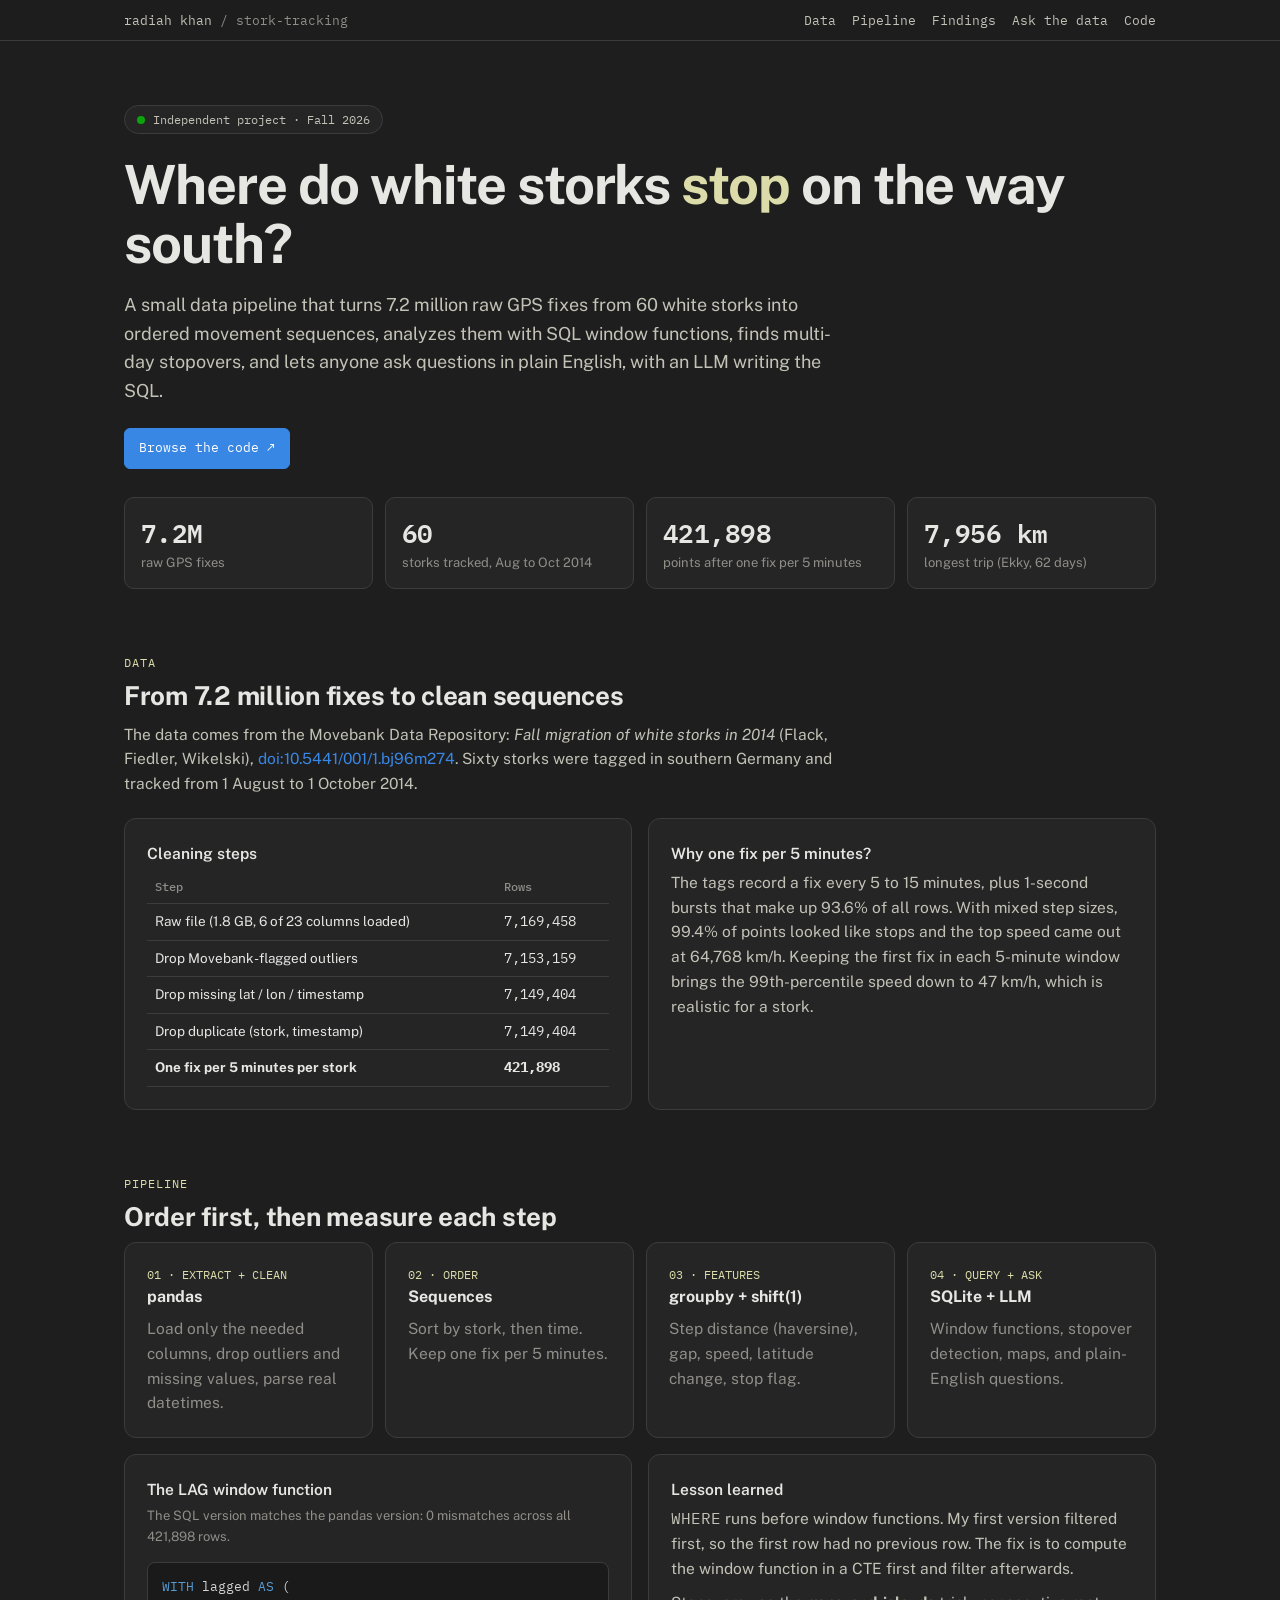
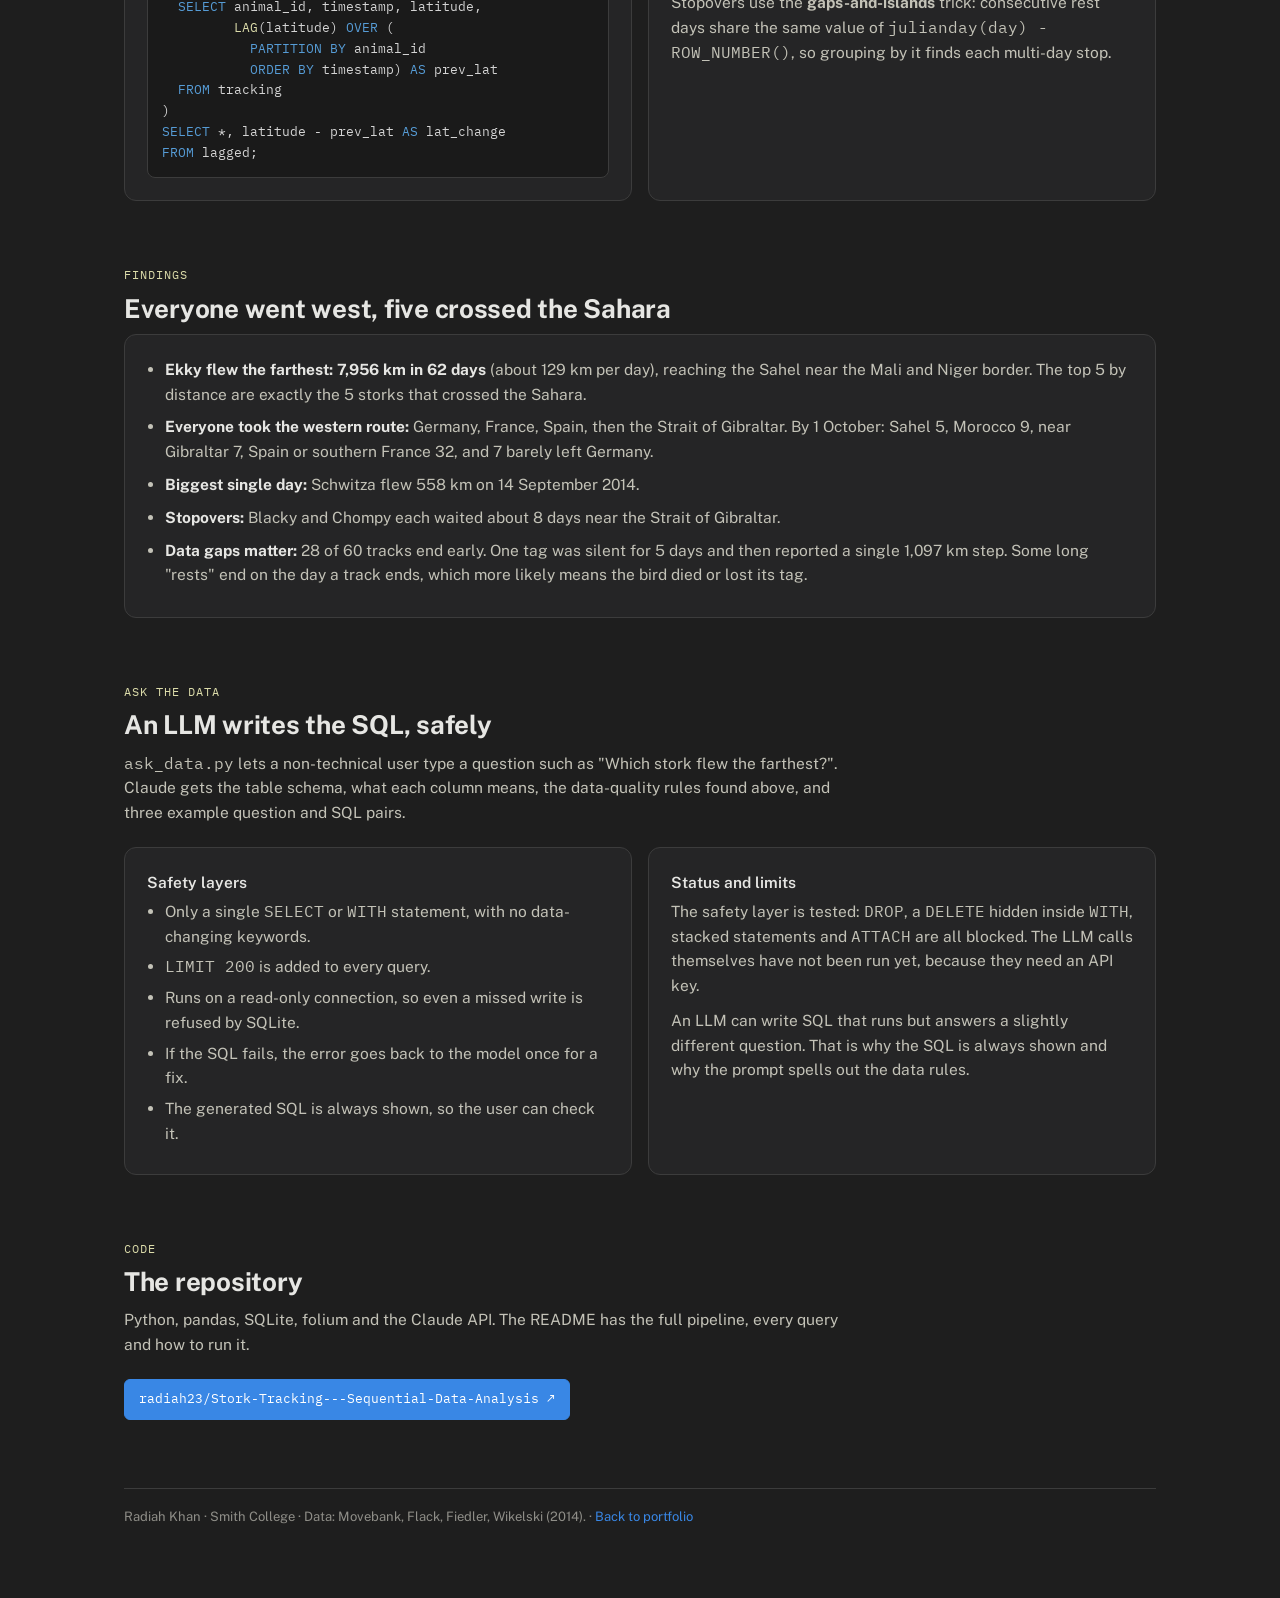
<file: stork-tracking/index.html>
<!DOCTYPE html>
<html lang="en">
<head>
<meta charset="utf-8">
<meta name="viewport" content="width=device-width, initial-scale=1">
<title>Where Do White Storks Stop on the Way South? · Radiah Khan</title>
<meta name="description" content="Sequential GPS data from 60 white storks: ordered movement sequences, SQL window functions, stopover detection and an LLM text-to-SQL interface.">
<link rel="preconnect" href="https://fonts.googleapis.com">
<link rel="preconnect" href="https://fonts.gstatic.com" crossorigin>
<link href="https://fonts.googleapis.com/css2?family=IBM+Plex+Mono:wght@400;500;600&family=Public+Sans:wght@400;500;600;700&display=swap" rel="stylesheet">
<style>
:root {
  color-scheme: dark;
  --bg: #1e1e1e;
  --paper: #252526;
  --paper-2: #2d2d2d;
  --ink: #e6e6e3;
  --ink-2: #c3c2b7;
  --muted: #8f8e88;
  --line: #3c3c3c;
  --accent: #3987e5;
  --gold: #dcdcaa;
  --ok: #0ca30c;
  --c-fly: #3987e5;
  --c-stop: #d95926;
  --c-track: #6b7280;
  --mono: "IBM Plex Mono", ui-monospace, Menlo, monospace;
  --sans: "Public Sans", -apple-system, BlinkMacSystemFont, "Segoe UI", sans-serif;
  --maxw: 1080px;
}
* { box-sizing: border-box; }
html { scroll-behavior: smooth; }
body { margin: 0; background: var(--bg); color: var(--ink); font-family: var(--sans); font-size: 15.5px; line-height: 1.6; -webkit-font-smoothing: antialiased; }
a { color: var(--accent); text-decoration: none; }
a:hover { text-decoration: underline; }
code, .mono { font-family: var(--mono); }
:focus-visible { outline: 2px solid var(--accent); outline-offset: 2px; border-radius: 3px; }

.topbar { position: sticky; top: 0; z-index: 1000; background: rgba(30,30,30,.92); backdrop-filter: blur(6px); border-bottom: 1px solid var(--line); }
.topbar-inner { max-width: var(--maxw); margin: 0 auto; padding: 10px 24px; display: flex; align-items: center; gap: 18px; font-family: var(--mono); font-size: 12.5px; }
.crumb { color: var(--muted); white-space: nowrap; overflow: hidden; text-overflow: ellipsis; }
.crumb a { color: var(--ink-2); }
.topnav { margin-left: auto; display: flex; gap: 16px; }
.topnav a { color: var(--ink-2); }
@media (max-width: 760px) { .topnav { display: none; } }

main { max-width: var(--maxw); margin: 0 auto; padding: 0 24px 80px; }
section { padding: 56px 0 8px; scroll-margin-top: 50px; }
.eyebrow { font-family: var(--mono); font-size: 12px; letter-spacing: .08em; text-transform: uppercase; color: var(--gold); margin: 0 0 8px; }
h1 { font-size: clamp(32px, 5.2vw, 54px); line-height: 1.08; letter-spacing: -0.02em; margin: 0 0 18px; font-weight: 700; }
h2 { font-size: 26px; line-height: 1.2; margin: 0 0 10px; letter-spacing: -0.01em; }
h3 { font-size: 16px; margin: 0 0 6px; }
.lede { font-size: 18px; color: var(--ink-2); max-width: 720px; margin: 0 0 22px; }
.sub { color: var(--ink-2); max-width: 740px; margin: 0 0 22px; }
.muted { color: var(--muted); }

.hero { padding-top: 64px; }
.status { display: inline-flex; align-items: center; gap: 8px; font-family: var(--mono); font-size: 12px; color: var(--ink-2); border: 1px solid var(--line); border-radius: 999px; padding: 4px 12px; margin-bottom: 22px; background: var(--paper); }
.pulse { width: 8px; height: 8px; border-radius: 50%; background: var(--ok); }
.hero h1 .q { color: var(--gold); }
.btns { display: flex; flex-wrap: wrap; gap: 10px; margin: 6px 0 28px; }
.btn { font-family: var(--mono); font-size: 13px; padding: 9px 14px; border-radius: 6px; border: 1px solid var(--line); background: var(--paper); color: var(--ink); display: inline-flex; gap: 8px; align-items: center; cursor: pointer; }
.btn:hover { border-color: var(--accent); text-decoration: none; }
.btn.primary { background: var(--accent); border-color: var(--accent); color: #fff; }
.kpis { display: grid; grid-template-columns: repeat(4, 1fr); gap: 12px; margin-top: 8px; }
.kpi { background: var(--paper); border: 1px solid var(--line); border-radius: 10px; padding: 14px 16px; }
.kpi .v { font-family: var(--mono); font-size: 26px; font-weight: 600; letter-spacing: -0.02em; }
.kpi .l { color: var(--muted); font-size: 13px; }
@media (max-width: 760px) { .kpis { grid-template-columns: repeat(2, 1fr); } }

.panel { background: var(--paper); border: 1px solid var(--line); border-radius: 12px; padding: 22px; min-width: 0; }
@media (max-width: 640px) { .panel { padding: 16px; } main { padding: 0 16px 60px; } }
.grid2 { display: grid; grid-template-columns: 1fr 1fr; gap: 16px; }
.grid2 > * { min-width: 0; }
@media (max-width: 860px) { .grid2 { grid-template-columns: 1fr; } }
.panel-title { font-weight: 600; margin: 0 0 4px; }
.panel-sub { color: var(--muted); font-size: 13px; margin: 0 0 14px; }

table { width: 100%; border-collapse: collapse; font-size: 13.5px; }
th, td { text-align: left; padding: 7px 8px; border-bottom: 1px solid var(--line); }
th { color: var(--muted); font-weight: 500; font-family: var(--mono); font-size: 12px; }
td.num { font-family: var(--mono); }
tbody tr { cursor: pointer; }
tbody tr:hover, tbody tr.sel { background: var(--paper-2); }
pre { background: #1a1a1a; border: 1px solid var(--line); border-radius: 8px; padding: 14px; overflow-x: auto; font-size: 12.5px; line-height: 1.5; margin: 0; }
pre code { font-family: var(--mono); color: #d4d4d4; }
.kw { color: #569cd6; } .fn { color: #dcdcaa; } .cm { color: #6a9955; } .nm { color: #b5cea8; }

.steps { display: grid; grid-template-columns: repeat(4, 1fr); gap: 12px; }
@media (max-width: 860px) { .steps { grid-template-columns: 1fr 1fr; } }
.step .n { font-family: var(--mono); color: var(--gold); font-size: 12px; }
.find { margin: 0; padding-left: 18px; color: var(--ink-2); }
.find li { margin-bottom: 8px; }
.find b { color: var(--ink); }
.layers { margin: 0; padding-left: 18px; color: var(--ink-2); }
.layers li { margin-bottom: 6px; }
footer { border-top: 1px solid var(--line); margin-top: 60px; padding-top: 18px; color: var(--muted); font-size: 13px; }
</style>
</head>
<body>

<div class="topbar"><div class="topbar-inner">
  <div class="crumb"><a href="../">radiah khan</a> / stork-tracking</div>
  <nav class="topnav">
    <a href="#data">Data</a><a href="#pipeline">Pipeline</a><a href="#findings">Findings</a><a href="#ask">Ask the data</a><a href="#code">Code</a>
  </nav>
</div></div>

<main>

<section class="hero" id="top">
  <div class="status"><span class="pulse"></span> Independent project · Fall 2026</div>
  <h1>Where do white storks <span class="q">stop</span> on the way south?</h1>
  <p class="lede">A small data pipeline that turns 7.2 million raw GPS fixes from 60 white storks into ordered movement sequences, analyzes them with SQL window functions, finds multi-day stopovers, and lets anyone ask questions in plain English, with an LLM writing the SQL.</p>
  <div class="btns">
    <a class="btn primary" href="https://github.com/radiah23/Stork-Tracking---Sequential-Data-Analysis">Browse the code ↗</a>
  </div>
  <div class="kpis">
    <div class="kpi"><div class="v">7.2M</div><div class="l">raw GPS fixes</div></div>
    <div class="kpi"><div class="v">60</div><div class="l">storks tracked, Aug to Oct 2014</div></div>
    <div class="kpi"><div class="v">421,898</div><div class="l">points after one fix per 5 minutes</div></div>
    <div class="kpi"><div class="v">7,956 km</div><div class="l">longest trip (Ekky, 62 days)</div></div>
  </div>
</section>

<section id="data">
  <p class="eyebrow">Data</p>
  <h2>From 7.2 million fixes to clean sequences</h2>
  <p class="sub">The data comes from the Movebank Data Repository: <em>Fall migration of white storks in 2014</em> (Flack, Fiedler, Wikelski), <a href="https://doi.org/10.5441/001/1.bj96m274">doi:10.5441/001/1.bj96m274</a>. Sixty storks were tagged in southern Germany and tracked from 1 August to 1 October 2014.</p>
  <div class="grid2">
    <div class="panel">
      <p class="panel-title">Cleaning steps</p>
      <table>
        <thead><tr><th>Step</th><th>Rows</th></tr></thead>
        <tbody style="cursor:default">
          <tr><td>Raw file (1.8 GB, 6 of 23 columns loaded)</td><td class="num">7,169,458</td></tr>
          <tr><td>Drop Movebank-flagged outliers</td><td class="num">7,153,159</td></tr>
          <tr><td>Drop missing lat / lon / timestamp</td><td class="num">7,149,404</td></tr>
          <tr><td>Drop duplicate (stork, timestamp)</td><td class="num">7,149,404</td></tr>
          <tr><td><b>One fix per 5 minutes per stork</b></td><td class="num"><b>421,898</b></td></tr>
        </tbody>
      </table>
    </div>
    <div class="panel">
      <p class="panel-title">Why one fix per 5 minutes?</p>
      <p class="sub" style="margin:0">The tags record a fix every 5 to 15 minutes, plus 1-second bursts that make up 93.6% of all rows. With mixed step sizes, 99.4% of points looked like stops and the top speed came out at 64,768 km/h. Keeping the first fix in each 5-minute window brings the 99th-percentile speed down to 47 km/h, which is realistic for a stork.</p>
    </div>
  </div>
</section>

<section id="pipeline">
  <p class="eyebrow">Pipeline</p>
  <h2>Order first, then measure each step</h2>
  <div class="steps">
    <div class="panel step"><div class="n">01 · EXTRACT + CLEAN</div><h3>pandas</h3><p class="muted" style="margin:0">Load only the needed columns, drop outliers and missing values, parse real datetimes.</p></div>
    <div class="panel step"><div class="n">02 · ORDER</div><h3>Sequences</h3><p class="muted" style="margin:0">Sort by stork, then time. Keep one fix per 5 minutes.</p></div>
    <div class="panel step"><div class="n">03 · FEATURES</div><h3>groupby + shift(1)</h3><p class="muted" style="margin:0">Step distance (haversine), gap, speed, latitude change, stop flag.</p></div>
    <div class="panel step"><div class="n">04 · QUERY + ASK</div><h3>SQLite + LLM</h3><p class="muted" style="margin:0">Window functions, stopover detection, maps, and plain-English questions.</p></div>
  </div>
  <div class="grid2" style="margin-top:16px">
    <div class="panel">
      <p class="panel-title">The LAG window function</p>
      <p class="panel-sub">The SQL version matches the pandas version: 0 mismatches across all 421,898 rows.</p>
<pre><code><span class="kw">WITH</span> lagged <span class="kw">AS</span> (
  <span class="kw">SELECT</span> animal_id, timestamp, latitude,
         <span class="fn">LAG</span>(latitude) <span class="kw">OVER</span> (
           <span class="kw">PARTITION BY</span> animal_id
           <span class="kw">ORDER BY</span> timestamp) <span class="kw">AS</span> prev_lat
  <span class="kw">FROM</span> tracking
)
<span class="kw">SELECT</span> *, latitude - prev_lat <span class="kw">AS</span> lat_change
<span class="kw">FROM</span> lagged;</code></pre>
    </div>
    <div class="panel">
      <p class="panel-title">Lesson learned</p>
      <p class="sub" style="margin:0 0 10px"><code>WHERE</code> runs before window functions. My first version filtered first, so the first row had no previous row. The fix is to compute the window function in a CTE first and filter afterwards.</p>
      <p class="sub" style="margin:0">Stopovers use the <b>gaps-and-islands</b> trick: consecutive rest days share the same value of <code>julianday(day) - ROW_NUMBER()</code>, so grouping by it finds each multi-day stop.</p>
    </div>
  </div>
</section>

<section id="findings">
  <p class="eyebrow">Findings</p>
  <h2>Everyone went west, five crossed the Sahara</h2>
  <div class="panel">
    <ul class="find">
      <li><b>Ekky flew the farthest: 7,956 km in 62 days</b> (about 129 km per day), reaching the Sahel near the Mali and Niger border. The top 5 by distance are exactly the 5 storks that crossed the Sahara.</li>
      <li><b>Everyone took the western route:</b> Germany, France, Spain, then the Strait of Gibraltar. By 1 October: Sahel 5, Morocco 9, near Gibraltar 7, Spain or southern France 32, and 7 barely left Germany.</li>
      <li><b>Biggest single day:</b> Schwitza flew 558 km on 14 September 2014.</li>
      <li><b>Stopovers:</b> Blacky and Chompy each waited about 8 days near the Strait of Gibraltar.</li>
      <li><b>Data gaps matter:</b> 28 of 60 tracks end early. One tag was silent for 5 days and then reported a single 1,097 km step. Some long "rests" end on the day a track ends, which more likely means the bird died or lost its tag.</li>
    </ul>
  </div>
</section>

<section id="ask">
  <p class="eyebrow">Ask the data</p>
  <h2>An LLM writes the SQL, safely</h2>
  <p class="sub"><code>ask_data.py</code> lets a non-technical user type a question such as "Which stork flew the farthest?". Claude gets the table schema, what each column means, the data-quality rules found above, and three example question and SQL pairs.</p>
  <div class="grid2">
    <div class="panel">
      <p class="panel-title">Safety layers</p>
      <ul class="layers">
        <li>Only a single <code>SELECT</code> or <code>WITH</code> statement, with no data-changing keywords.</li>
        <li><code>LIMIT 200</code> is added to every query.</li>
        <li>Runs on a read-only connection, so even a missed write is refused by SQLite.</li>
        <li>If the SQL fails, the error goes back to the model once for a fix.</li>
        <li>The generated SQL is always shown, so the user can check it.</li>
      </ul>
    </div>
    <div class="panel">
      <p class="panel-title">Status and limits</p>
      <p class="sub" style="margin:0 0 10px">The safety layer is tested: <code>DROP</code>, a <code>DELETE</code> hidden inside <code>WITH</code>, stacked statements and <code>ATTACH</code> are all blocked. The LLM calls themselves have not been run yet, because they need an API key.</p>
      <p class="sub" style="margin:0">An LLM can write SQL that runs but answers a slightly different question. That is why the SQL is always shown and why the prompt spells out the data rules.</p>
    </div>
  </div>
</section>

<section id="code">
  <p class="eyebrow">Code</p>
  <h2>The repository</h2>
  <p class="sub">Python, pandas, SQLite, folium and the Claude API. The README has the full pipeline, every query and how to run it.</p>
  <a class="btn primary" href="https://github.com/radiah23/Stork-Tracking---Sequential-Data-Analysis">radiah23/Stork-Tracking---Sequential-Data-Analysis ↗</a>
</section>

<footer>Radiah Khan · Smith College · Data: Movebank, Flack, Fiedler, Wikelski (2014). · <a href="../">Back to portfolio</a></footer>
</main>

</body>
</html>
</file>
